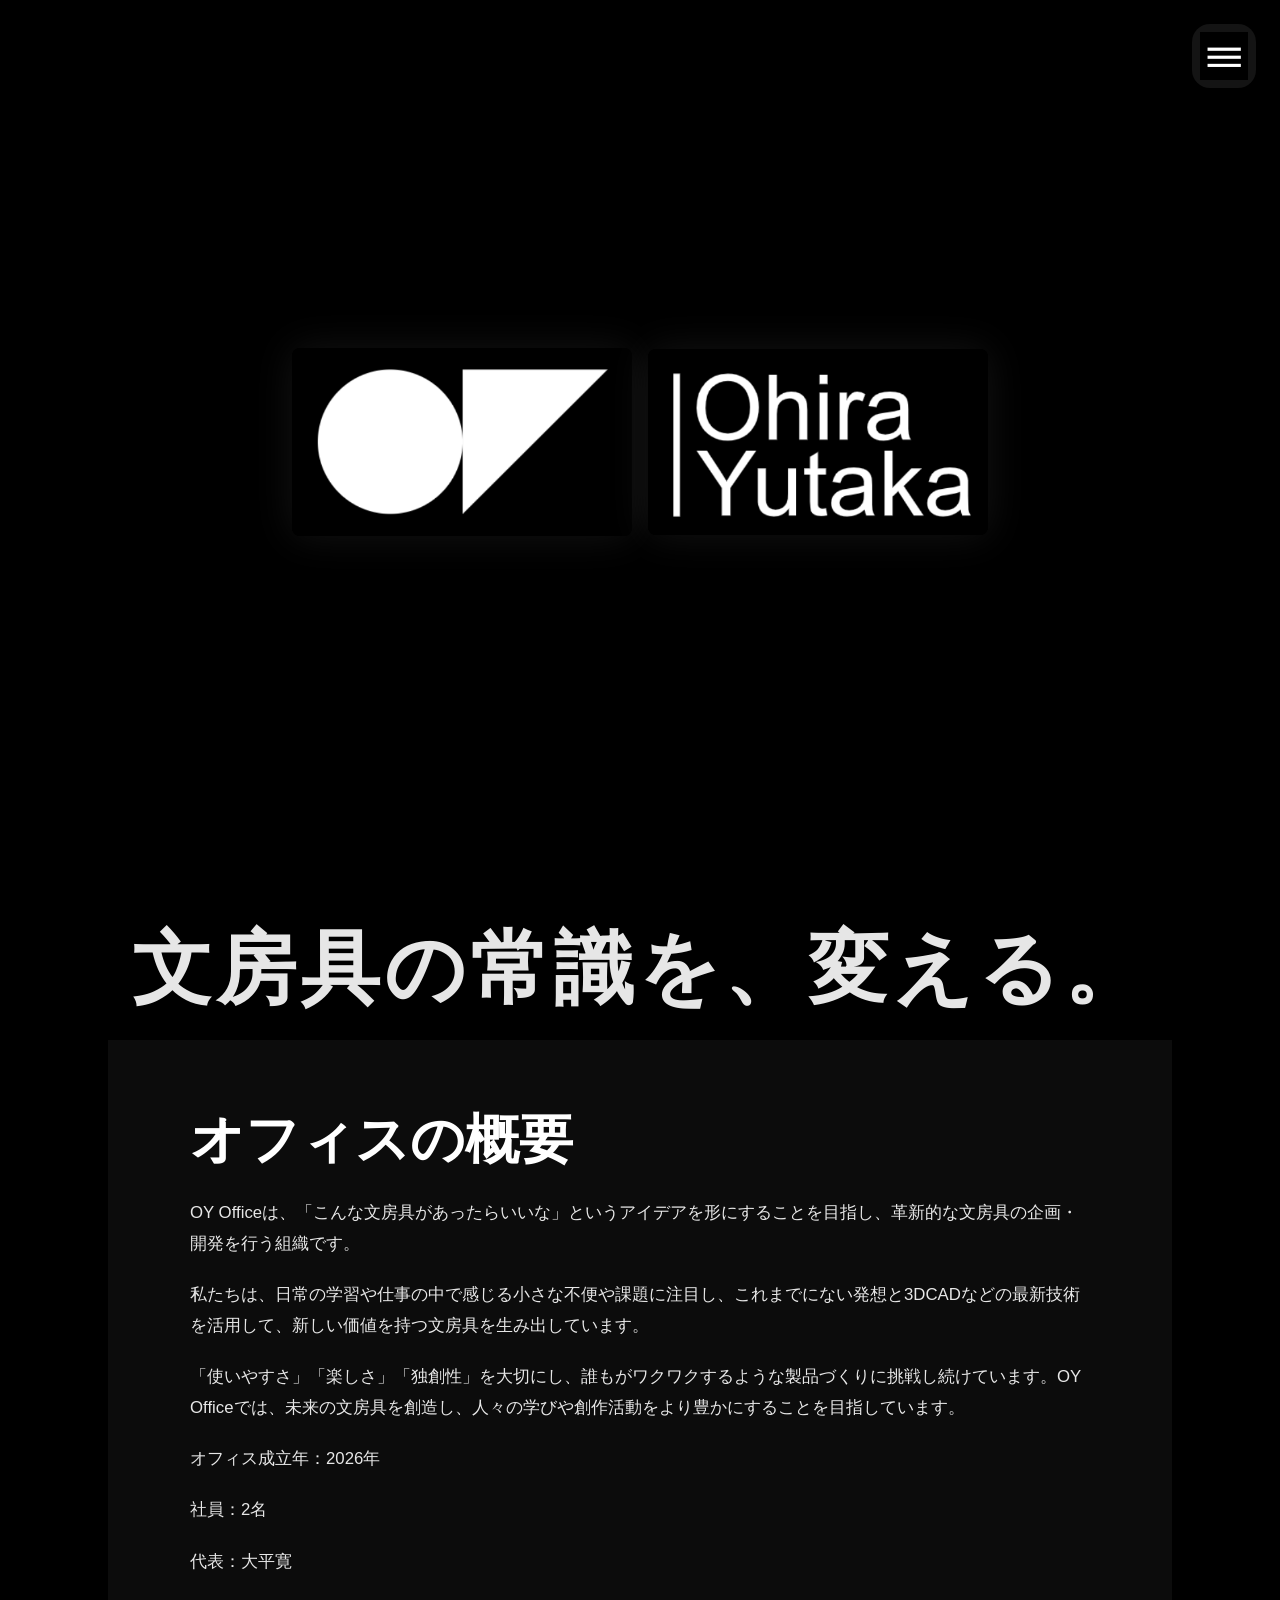
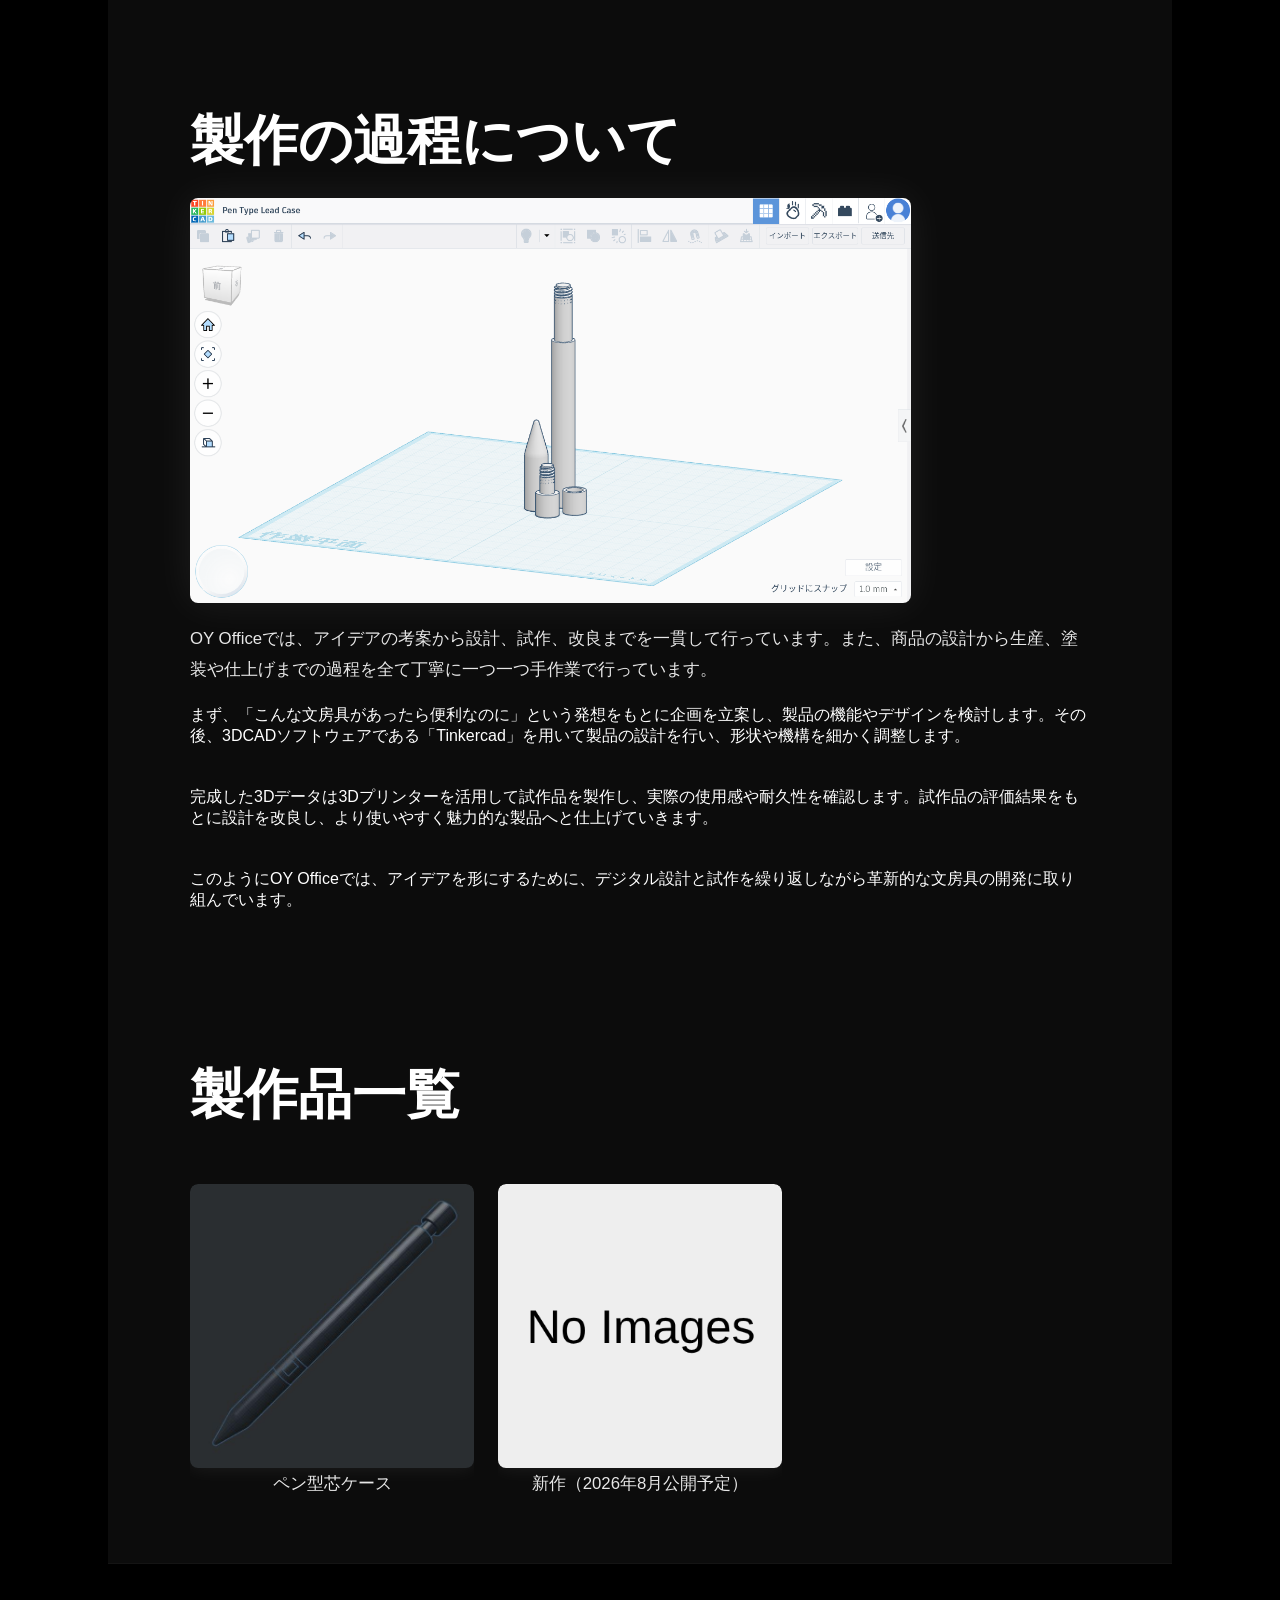
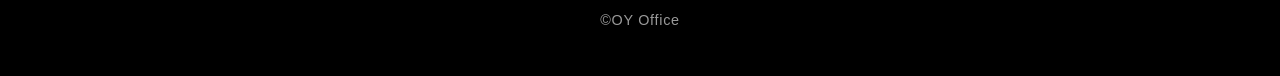
<file: index.html>
<!DOCTYPE html>
<html lang="ja">
<head>
  <link rel="icon" href="favicon.png" type="image/png">
  <meta charset="UTF-8" />
  <meta name="viewport" content="width=device-width, initial-scale=1.0" />
  <title>OY Office</title>
  <link rel="stylesheet" href="styles.css" />
  <script src="script.js"></script>
</head>
<body class="no-scroll">
  <div class="page">
    <header class="topbar">
      <button class="topbar__button" id="menuToggle" aria-expanded="false" aria-label="メニューを開く">
        <img src="humburgermenu.png" alt="メニューアイコン" class="topbar__icon" />
      </button>
      <nav class="topbar__menu" id="topbarMenu" aria-hidden="true">
        <a href="#hero">ホーム</a>
        <a href="#overview">オフィスの概要</a>
        <a href="#process">製作の過程について</a>
        <div class="menu-item-with-toggle">
          <a href="#works">製作品一覧</a>
          <button class="toggle-products" id="toggleProducts" aria-expanded="false">▶</button>
        </div>
        <div class="products-submenu" id="productsSubmenu" style="display: none;">
          <!-- 商品が動的に追加される -->
        </div>
      </nav>
    </header>

    <section class="hero" id="hero">
      <div class="wrapper">
        <img src="logo1.png" alt="OY logo screenshot 1" class="screenshot screenshot--bottom" />
        <img src="logo2.png" alt="OY logo screenshot 2" class="screenshot screenshot--right" />
      </div>
    </section>
    <section class="subtitle-section">
      <p class="subtitle-large">文房具の常識を、変える。</p>
    </section>

    <section class="more-content" id="overview">
      <div class="content-inner">
        <h1><span class="oy-office-title">オフィスの概要</span></h1>
        <p>OY Officeは、「こんな文房具があったらいいな」というアイデアを形にすることを目指し、革新的な文房具の企画・開発を行う組織です。</p>

        <p>私たちは、日常の学習や仕事の中で感じる小さな不便や課題に注目し、これまでにない発想と3DCADなどの最新技術を活用して、新しい価値を持つ文房具を生み出しています。</p>

        <p>「使いやすさ」「楽しさ」「独創性」を大切にし、誰もがワクワクするような製品づくりに挑戦し続けています。OY Officeでは、未来の文房具を創造し、人々の学びや創作活動をより豊かにすることを目指しています。</p>
        
        <p>オフィス成立年：2026年</p>
        
        <p>社員：2名</p>

        <p>代表：大平寛</p>
      </div>
    </section>

    <section class="more-content" id="process">
      <div class="content-inner">
        <h1><span class="oy-office-title">製作の過程について</span></h1>
        <img src="img1.png" alt="製作の過程についてのスクリーンショット" class="screenshot--small" />
        <p>OY Officeでは、アイデアの考案から設計、試作、改良までを一貫して行っています。また、商品の設計から生産、塗装や仕上げまでの過程を全て丁寧に一つ一つ手作業で行っています。
</p>
まず、「こんな文房具があったら便利なのに」という発想をもとに企画を立案し、製品の機能やデザインを検討します。その後、3DCADソフトウェアである「Tinkercad」を用いて製品の設計を行い、形状や機構を細かく調整します。</p>

完成した3Dデータは3Dプリンターを活用して試作品を製作し、実際の使用感や耐久性を確認します。試作品の評価結果をもとに設計を改良し、より使いやすく魅力的な製品へと仕上げていきます。</p>

このようにOY Officeでは、アイデアを形にするために、デジタル設計と試作を繰り返しながら革新的な文房具の開発に取り組んでいます。</p>
      </div>
    </section>

    <section class="more-content" id="works">
      <div class="content-inner">
        <h1><span class="oy-office-title">製作品一覧</span></h1>
        <div class="works-grid">
          <a href="product-1.html" class="product-item">
            <img src="op2606.jpg" alt="製作品1" class="product-image" />
            <p class="product-name">ペン型芯ケース</p>
          </a>
          <a href="#" class="product-item">
            <img src="No Images.png" alt="新作" class="product-image" />
            <p class="product-name">新作（2026年8月公開予定）</p>
          </a>
        </div>
      </div>
    </section>
    <footer class="footer">
      <p>©️OY Office</p>
    </footer>
  </div>
</body>
</html>
</file>
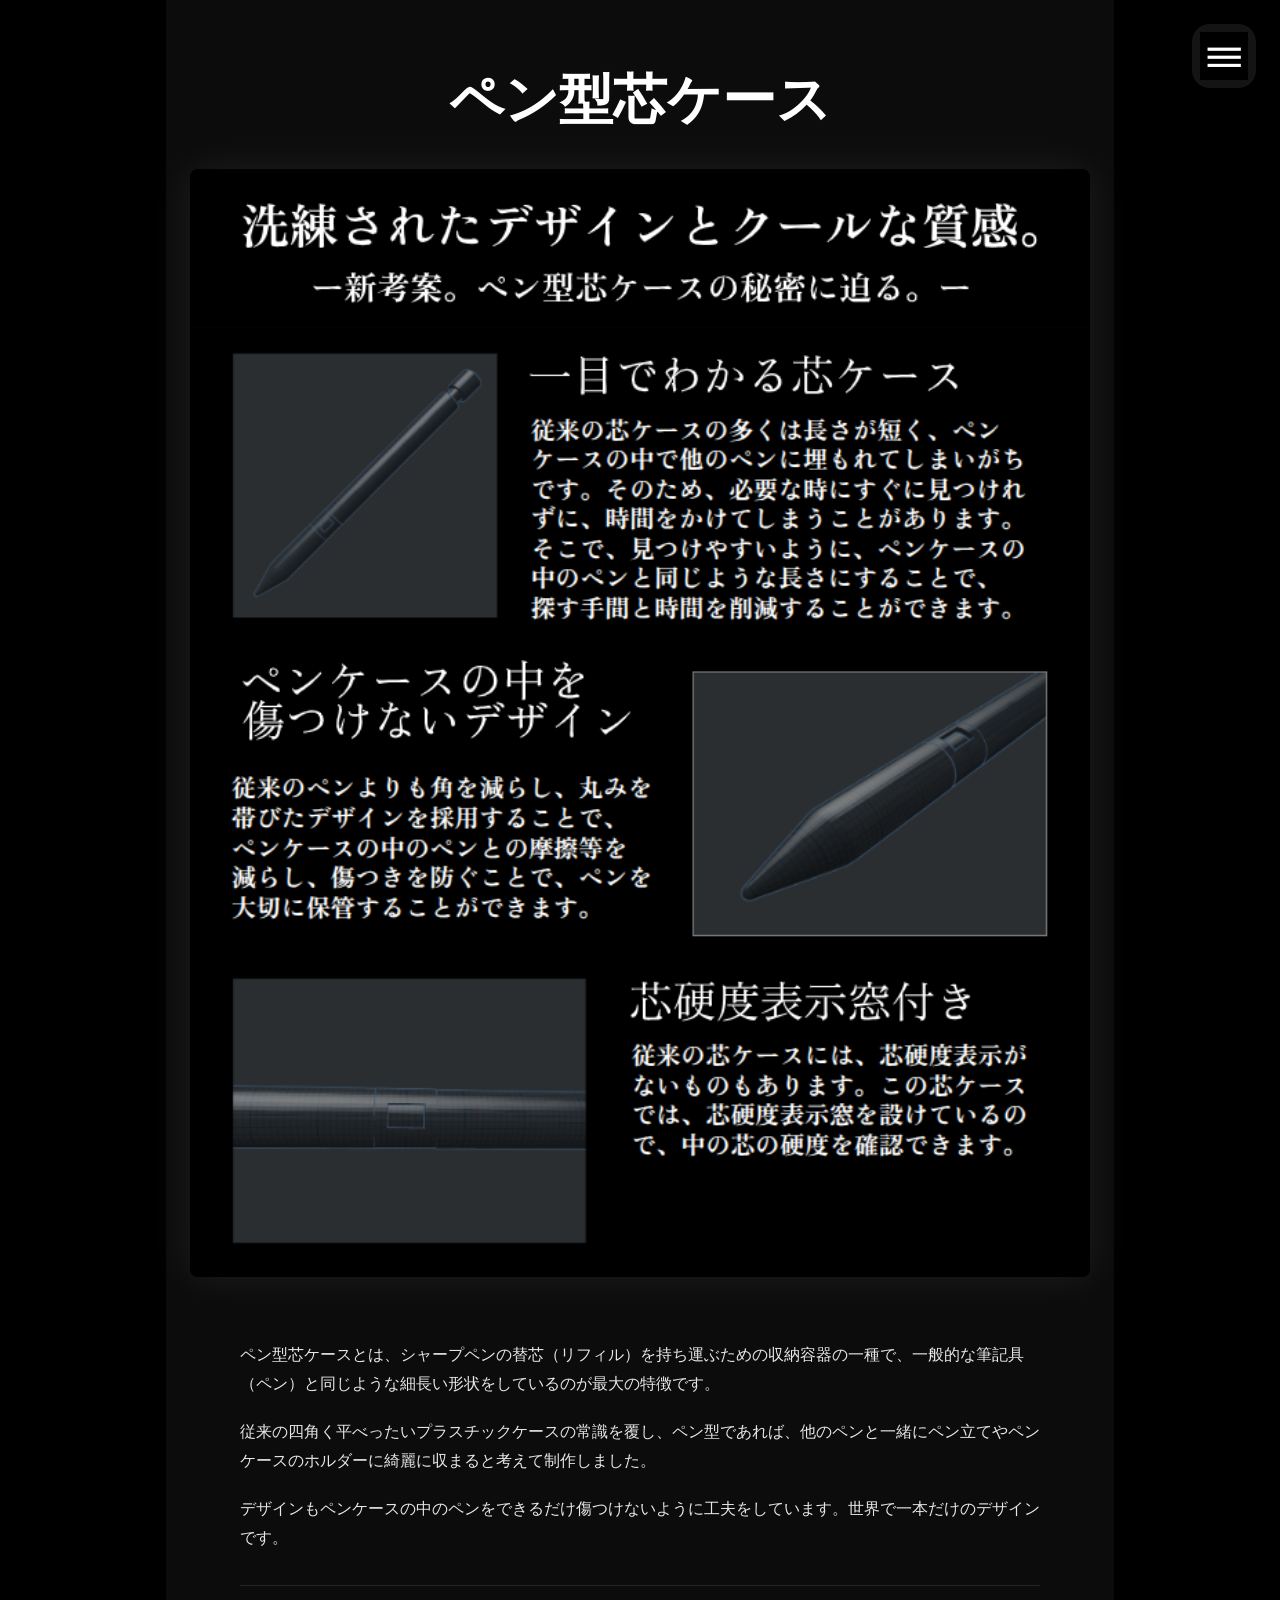
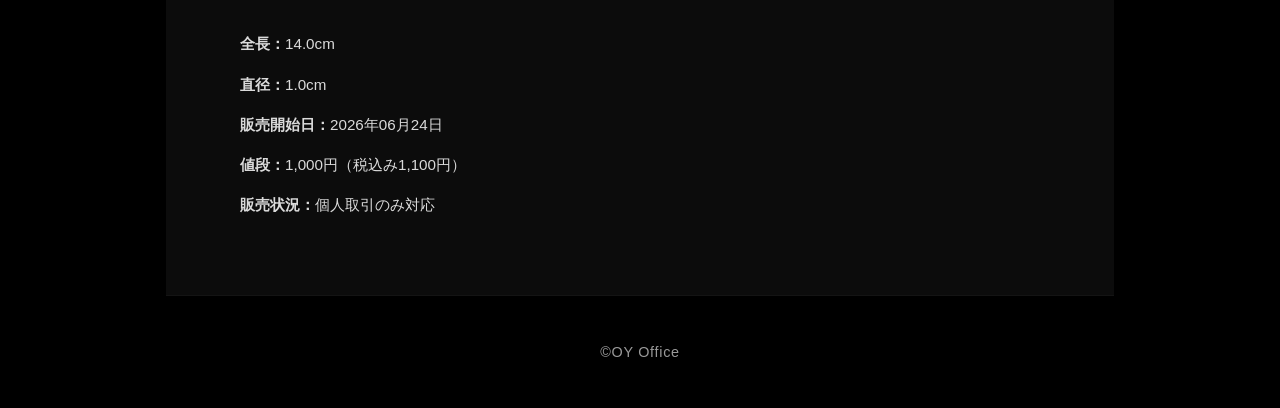
<file: product-1.html>
<!DOCTYPE html>
<html lang="ja">
<head>
  <meta charset="UTF-8" />
  <meta name="viewport" content="width=device-width, initial-scale=1.0" />
  <title>ペン型芯ケース - OY Office</title>
  <link rel="stylesheet" href="styles.css" />
  <script src="script.js"></script>
</head>
<body>
  <div class="page">
    <header class="topbar">
      <button class="topbar__button" id="menuToggle" aria-expanded="false" aria-label="メニューを開く">
        <img src="humburgermenu.png" alt="メニューアイコン" class="topbar__icon" />
      </button>
      <nav class="topbar__menu" id="topbarMenu" aria-hidden="true">
        <a href="index.html#hero">ホーム</a>
        <a href="index.html#overview">オフィスの概要</a>
        <a href="index.html#process">製作の過程について</a>
        <div class="menu-item-with-toggle">
          <a href="index.html#works">製作品一覧</a>
          <button class="toggle-products" id="toggleProducts" aria-expanded="false">▶</button>
        </div>
        <div class="products-submenu" id="productsSubmenu" style="display: none;">
          <a href="product-1.html">ペン型芯ケース</a>
          <a href="#">新作（2026年8月公開予定）</a>
        </div>
      </nav>
    </header>

    <section class="product-detail">
      <div class="product-detail-inner">
        <h1><span class="oy-office-title">ペン型芯ケース</span></h1>
        <img src="img2.png" alt="ペン型芯ケース詳細" class="product-detail-image" />
        <div class="product-description">
          <p>ペン型芯ケースとは、シャープペンの替芯（リフィル）を持ち運ぶための収納容器の一種で、一般的な筆記具（ペン）と同じような細長い形状をしているのが最大の特徴です。</p>

          <p>従来の四角く平べったいプラスチックケースの常識を覆し、ペン型であれば、他のペンと一緒にペン立てやペンケースのホルダーに綺麗に収まると考えて制作しました。</p>

          <p>デザインもペンケースの中のペンをできるだけ傷つけないように工夫をしています。世界で一本だけのデザインです。</p>

          <div class="product-specs">
            <p><strong>全長：</strong>14.0cm</p>
            <p><strong>直径：</strong>1.0cm</p>
            <p><strong>販売開始日：</strong>2026年06月24日</p>
            <p><strong>値段：</strong>1,000円（税込み1,100円）</p>
            <p><strong>販売状況：</strong>個人取引のみ対応</p>
          </div>
        </div>
      </div>
    </section>
    <footer class="footer">
      <p>©️OY Office</p>
    </footer>
  </div>
</body>
</html>
</file>
<file: styles.css>
@import url('https://fonts.googleapis.com/css2?family=Space+Grotesk:wght@400;500;600;700&display=swap');

:root {
  color-scheme: dark;
  background: #000;
  color: #fff;
  scroll-behavior: smooth;
}

* {
  box-sizing: border-box;
}

body {
  margin: 0;
  min-height: 100vh;
  display: grid;
  place-items: center;
  background: #000;
  user-select: none;
  font-family: Arial, Helvetica, sans-serif;
}

body.no-scroll {
  overflow: hidden;
}

img {
  -webkit-user-drag: none;
  -moz-user-drag: none;
  -ms-user-drag: none;
  pointer-events: none;
}

.screenshot,
.topbar__icon {
  -webkit-touch-callout: none;
  -webkit-user-select: none;
  -khtml-user-select: none;
  -moz-user-select: none;
  -ms-user-select: none;
  user-select: none;
}

.page {
  min-height: 100vh;
  background: #000;
  color: #fff;
}

.hero {
  min-height: 100vh;
  display: grid;
  place-items: center;
  padding: 2rem 1rem 3rem;
}

.wrapper {
  width: 100%;
  display: flex;
  flex-direction: row;
  align-items: center;
  justify-content: center;
  gap: 1rem;
  flex-wrap: wrap;
}

.screenshot {
  width: min(340px, 42vw);
  max-width: 42vw;
  height: auto;
  display: block;
  border-radius: 0.5rem;
  box-shadow: rgba(255, 255, 255, 0.08) 0 0 40px;
  opacity: 0;
}

.screenshot--bottom {
  transform: translateY(40px);
  animation: fadeInUp 0.9s ease forwards;
  animation-delay: 0.2s;
}

.screenshot--right {
  transform: translateX(80px);
  animation: fadeInRight 0.9s ease forwards;
  animation-delay: 1s;
}

.screenshot--small {
  width: min(81ch, 90vw);
  height: auto;
  display: block;
  border-radius: 0.5rem;
  box-shadow: rgba(255, 255, 255, 0.08) 0 0 40px;
}

.more-content {
  background: #0c0c0c;
  padding: 4rem 1.5rem;
}

@keyframes fadeInUp {
  to {
    opacity: 1;
    transform: translateY(0);
  }
}

@keyframes fadeInRight {
  to {
    opacity: 1;
    transform: translateX(0);
  }
}

.content-inner {
  max-width: 900px;
  margin: 0 auto;
  display: grid;
  gap: 1.25rem;
}

.more-content h1,
.product-detail h1 {
  margin: 0;
  font-size: clamp(2.4rem, 4.5vw, 3.4rem);
}

.more-content p {
  margin: 0;
  font-size: clamp(1.05rem, 1.2vw, 1.2rem);
  line-height: 1.85;
  opacity: 0.9;
}

.works-grid {
  display: grid;
  grid-template-columns: repeat(auto-fill, minmax(225px, 1fr));
  gap: 1.5rem;
  margin-top: 2rem;
}

.product-item {
  display: block;
  text-decoration: none;
  border-radius: 0.5rem;
  overflow: hidden;
  transition: transform 0.3s ease;
}

.product-item:hover {
  transform: scale(1.05);
}

.product-image {
  width: 100%;
  aspect-ratio: 1 / 1;
  object-fit: cover;
  display: block;
  border-radius: 0.5rem;
  box-shadow: rgba(255, 255, 255, 0.08) 0 0 20px;
}

.product-name {
  margin: 0.75rem 0 0 0;
  font-size: clamp(0.9rem, 1.1vw, 1rem);
  text-align: center;
  opacity: 0.9;
  color: #fff;
}

.product-detail {
  background: #0c0c0c;
  padding: 4rem 1.5rem;
}

.product-detail-inner {
  max-width: 900px;
  margin: 0 auto;
  display: flex;
  flex-direction: column;
  align-items: center;
  gap: 2rem;
}

.product-detail-image {
  width: min(95vw, 900px);
  height: auto;
  object-fit: contain;
  display: block;
  border-radius: 0.5rem;
  box-shadow: rgba(255, 255, 255, 0.08) 0 0 40px;
}

.product-description {
  width: 100%;
  max-width: 800px;
  margin-top: 2rem;
}

.product-description p {
  margin: 0 0 1.2rem 0;
  font-size: clamp(1rem, 1.1vw, 1.15rem);
  line-height: 1.8;
  opacity: 0.9;
}

.product-specs {
  margin-top: 2rem;
  padding-top: 2rem;
  border-top: 1px solid rgba(255, 255, 255, 0.1);
}

.product-specs p {
  margin: 0.8rem 0;
  font-size: clamp(0.95rem, 1vw, 1.05rem);
  opacity: 0.85;
}

.product-detail-description {
  margin: 0;
  font-size: clamp(1.05rem, 1.2vw, 1.2rem);
  line-height: 1.85;
  opacity: 0.9;
  text-align: center;
}

.subtitle {
  margin: 0 0 1rem 0;
  font-size: clamp(0.9rem, 1vw, 1rem);
  opacity: 0.7;
  font-weight: 500;
  letter-spacing: 0.05em;
}

.subtitle-section {
  background: #000;
  padding: 1rem 1.5rem;
  display: flex;
  align-items: center;
  justify-content: center;
  min-height: auto;
}

.subtitle-large {
  margin: 0;
  font-size: 5rem;
  text-align: center;
  opacity: 0.9;
  font-weight: 600;
  letter-spacing: 0.05em;
}

.oy-office-title {
  font-family: Arial, Helvetica, sans-serif;
}

.product-detail h1 .oy-office-title {
  display: inline-block;
  opacity: 0;
  transform: translateY(30px);
  animation: fadeInUp 0.8s cubic-bezier(0.16, 1, 0.3, 1) forwards;
  animation-delay: 0.15s;
}


.topbar {
  position: fixed;
  right: 1.5rem;
  top: 1.5rem;
  z-index: 20;
  display: flex;
  align-items: center;
  justify-content: flex-end;
}

.topbar__button {
  width: 64px;
  height: 64px;
  border: none;
  border-radius: 18px;
  background: rgba(255,255,255,0.08);
  color: #fff;
  cursor: pointer;
  padding: 0;
  display: inline-flex;
  align-items: center;
  justify-content: center;
  transition: background 0.2s ease;
}

.topbar__button:hover,
.topbar__button:focus {
  background: rgba(255,255,255,0.16);
}

.topbar__icon {
  width: 48px;
  height: 48px;
  display: block;
}

.topbar__menu {
  position: absolute;
  right: 0;
  top: 56px;
  width: 220px;
  background: rgba(8, 8, 8, 0.98);
  border: 1px solid rgba(255,255,255,0.08);
  box-shadow: 0 18px 40px rgba(0,0,0,0.35);
  backdrop-filter: blur(12px);
  border-radius: 16px;
  padding: 0.75rem 0;
  display: none;
  flex-direction: column;
}

.topbar__menu a {
  color: #fff;
  text-decoration: none;
  padding: 0.85rem 1.25rem;
  font-size: 0.95rem;
  transition: background 0.2s ease;
}

.topbar__menu a:hover {
  background: rgba(255,255,255,0.08);
}

.menu-item-with-toggle {
  display: flex;
  align-items: center;
  width: 100%;
}

.menu-item-with-toggle a {
  flex: 1;
  padding: 0.85rem 1.25rem;
  margin: 0;
}

.toggle-products {
  background: none;
  border: none;
  color: #fff;
  padding: 0.85rem 1rem;
  font-size: 0.8rem;
  cursor: pointer;
  transition: transform 0.3s ease;
}

.toggle-products.active {
  transform: rotate(90deg);
}

.products-submenu {
  background: rgba(255,255,255,0.04);
  padding: 0.5rem 0;
  border-top: 1px solid rgba(255,255,255,0.08);
}

.products-submenu a {
  display: block;
  padding: 0.6rem 2.5rem;
  color: #fff;
  text-decoration: none;
  font-size: 0.9rem;
  opacity: 0.8;
  transition: background 0.2s ease;
}

.products-submenu a:hover {
  background: rgba(255,255,255,0.08);
}

.topbar__menu.show {
  display: flex;
}

.screenshot--bottom {
  animation-name: fadeInUp;
  animation-delay: 0.2s;
}

.screenshot--right {
  transform: translateX(60px);
  animation-name: fadeInRight;
  animation-delay: 1.1s;
}

@keyframes fadeInUp {
  to {
    opacity: 1;
    transform: translateY(0);
  }
}

.footer {
  text-align: center;
  padding: 3rem 1.5rem;
  background: #000;
  border-top: 1px solid rgba(255, 255, 255, 0.08);
}

.footer p {
  margin: 0;
  font-size: 0.9rem;
  opacity: 0.6;
  letter-spacing: 0.05em;
  font-family: Arial, Helvetica, sans-serif;
}


/* Scroll Fade In Up Animation */
.fade-in-on-scroll {
  opacity: 0;
  transform: translateY(30px);
  transition: opacity 1s cubic-bezier(0.16, 1, 0.3, 1), transform 1s cubic-bezier(0.16, 1, 0.3, 1);
}

.fade-in-on-scroll.active {
  opacity: 1;
  transform: translateY(0);
}
</file>
